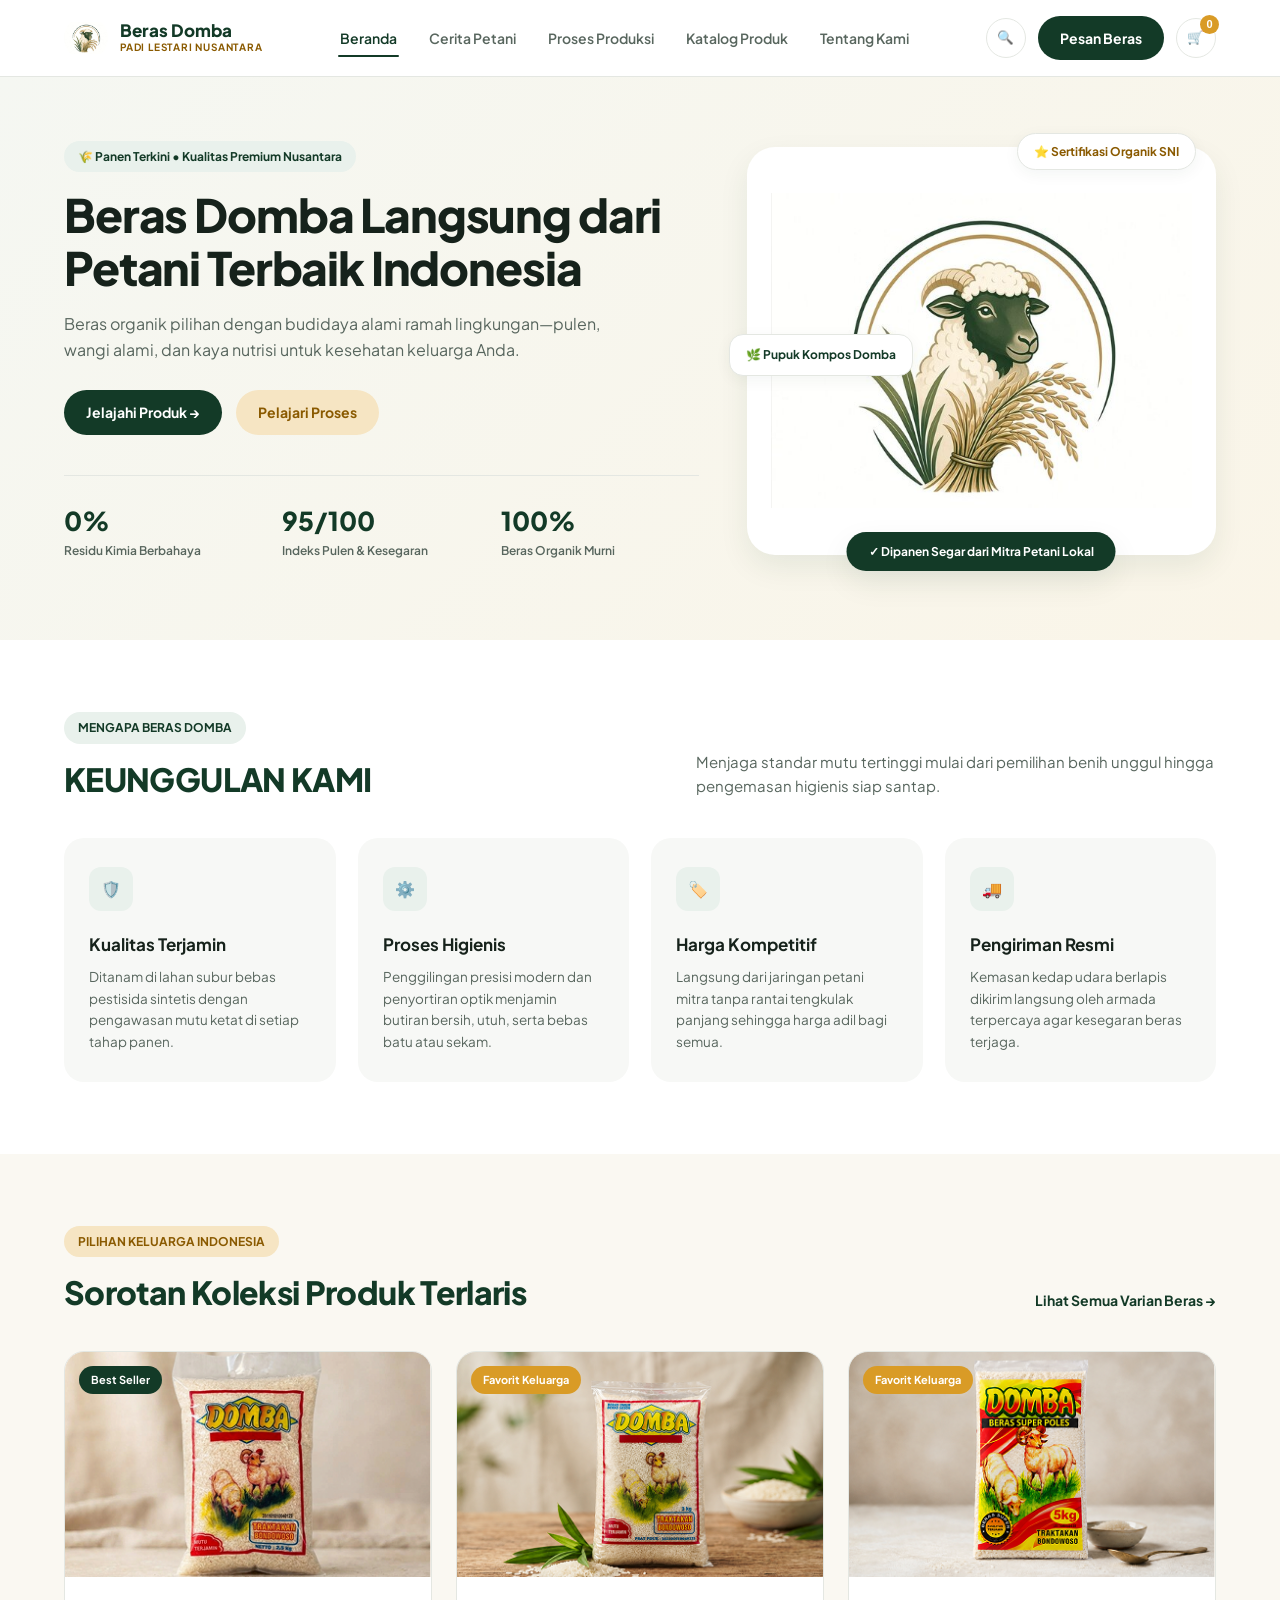
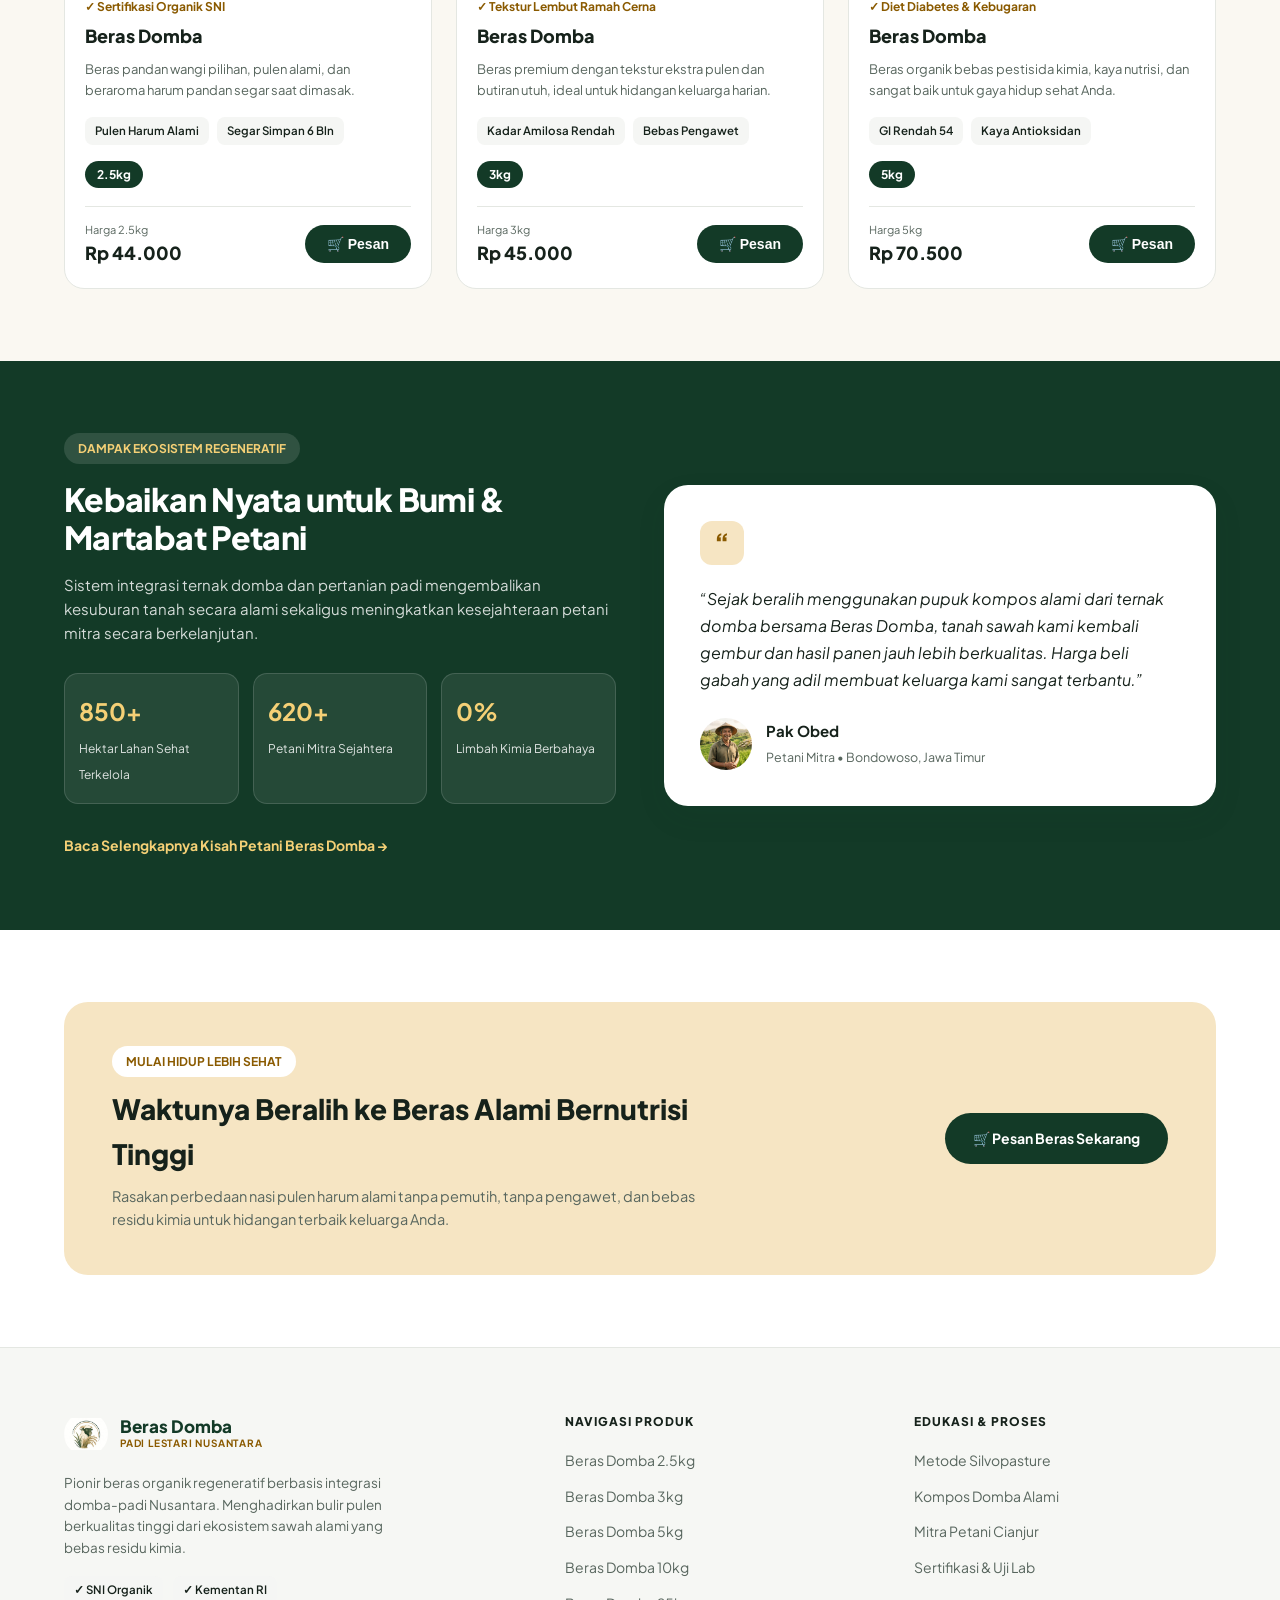
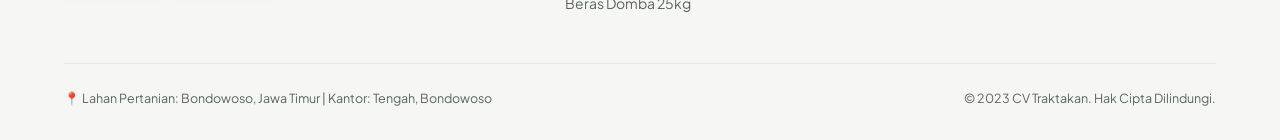
<file: beras-domba/index.html>
<!DOCTYPE html>
<html lang="id">
<head>
  <meta charset="UTF-8" />
  <meta name="viewport" content="width=device-width, initial-scale=1.0" />
  <title>Beranda - Beras Domba | Padi Lestari Nusantara</title>
  <link rel="stylesheet" href="assets/css/style.css" />
</head>
<body>
  <!-- HEADER / NAVBAR -->
  <header class="navbar">
    <div class="container navbar-inner">
      <a href="index.html" class="brand">
        <img src="assets/images/Foto/logo.png" alt="Logo Beras Domba" />
        <div class="brand-text">
          <span class="brand-name">Beras Domba</span>
          <span class="brand-sub">Padi Lestari Nusantara</span>
        </div>
      </a>

      <nav class="nav-links">
        <a href="index.html" class="active">Beranda</a>
<a href="cerita-petani.html" class="">Cerita Petani</a>
<a href="proses-produksi.html" class="">Proses Produksi</a>
<a href="katalog-produk.html" class="">Katalog Produk</a>
<a href="tentang-kami.html" class="">Tentang Kami</a>
      </nav>

      <div class="nav-actions">
        <button class="icon-btn" onclick="openSearchModal()" title="Cari Produk" aria-label="Cari">
          🔍
        </button>
        <a href="katalog-produk.html" class="btn btn-primary">Pesan Beras</a>
        <button class="icon-btn" onclick="openCartModal()" title="Keranjang Pesanan" aria-label="Keranjang">
          🛒
          <span class="cart-badge">0</span>
        </button>
      </div>
    </div>
  </header>

  <main>
    
  <!-- HERO -->
  <section class="hero-home">
    <div class="container hero-grid">
      <div>
        <span class="pill-badge">🌾 Panen Terkini • Kualitas Premium Nusantara</span>
        <h1 class="hero-title">Beras Domba Langsung dari Petani Terbaik Indonesia</h1>
        <p class="hero-subtitle">
          Beras organik pilihan dengan budidaya alami ramah lingkungan—pulen, wangi alami, dan kaya nutrisi untuk kesehatan keluarga Anda.
        </p>
        <div class="hero-cta">
          <a href="katalog-produk.html" class="btn btn-primary">Jelajahi Produk →</a>
          <a href="proses-produksi.html" class="btn btn-amber">Pelajari Proses</a>
        </div>
        <div class="hero-metrics">
          <div>
            <div class="metric-val">0%</div>
            <div class="metric-lbl">Residu Kimia Berbahaya</div>
          </div>
          <div>
            <div class="metric-val">95/100</div>
            <div class="metric-lbl">Indeks Pulen &amp; Kesegaran</div>
          </div>
          <div>
            <div class="metric-val">100%</div>
            <div class="metric-lbl">Beras Organik Murni</div>
          </div>
        </div>
      </div>

      <div class="hero-card">
        <div class="hero-float-top">⭐ Sertifikasi Organik SNI</div>
        <div class="hero-float-left">🌿 Pupuk Kompos Domba</div>
        <img src="assets/images/Foto/hero-banner.png" alt="Beras Domba Padi Lestari Nusantara" />
        <div class="hero-float-bottom">✓ Dipanen Segar dari Mitra Petani Lokal</div>
      </div>
    </div>
  </section>

  <!-- KEUNGGULAN KAMI -->
  <section class="section">
    <div class="container">
      <div class="section-header">
        <div>
          <span class="pill-badge">MENGAPA BERAS DOMBA</span>
          <h2 class="section-title">KEUNGGULAN KAMI</h2>
        </div>
        <p class="section-desc">
          Menjaga standar mutu tertinggi mulai dari pemilihan benih unggul hingga pengemasan higienis siap santap.
        </p>
      </div>

      <div class="grid-4">
        <div class="feature-card">
          <div class="feature-icon">🛡️</div>
          <h3>Kualitas Terjamin</h3>
          <p>Ditanam di lahan subur bebas pestisida sintetis dengan pengawasan mutu ketat di setiap tahap panen.</p>
        </div>
        <div class="feature-card">
          <div class="feature-icon">⚙️</div>
          <h3>Proses Higienis</h3>
          <p>Penggilingan presisi modern dan penyortiran optik menjamin butiran bersih, utuh, serta bebas batu atau sekam.</p>
        </div>
        <div class="feature-card">
          <div class="feature-icon">🏷️</div>
          <h3>Harga Kompetitif</h3>
          <p>Langsung dari jaringan petani mitra tanpa rantai tengkulak panjang sehingga harga adil bagi semua.</p>
        </div>
        <div class="feature-card">
          <div class="feature-icon">🚚</div>
          <h3>Pengiriman Resmi</h3>
          <p>Kemasan kedap udara berlapis dikirim langsung oleh armada terpercaya agar kesegaran beras terjaga.</p>
        </div>
      </div>
    </div>
  </section>

  <!-- SOROTAN KOLEKSI PRODUK TERLARIS -->
  <section class="section section-cream">
    <div class="container">
      <div class="section-header">
        <div>
          <span class="pill-badge amber">PILIHAN KELUARGA INDONESIA</span>
          <h2 class="section-title">Sorotan Koleksi Produk Terlaris</h2>
        </div>
        <a href="katalog-produk.html" style="font-weight:700; color:#133A27; font-size:14px;">Lihat Semua Varian Beras →</a>
      </div>

      <div class="grid-3">
        <!-- Card 1: 2.5kg -->
        <div class="product-card">
          <div class="product-thumb">
            <span class="product-tag">Best Seller</span>
            <img src="assets/images/Foto/products/prod_1794227283.png" alt="Beras Domba 2.5kg" />
          </div>
          <div class="product-body">
            <div class="product-meta">✓ Sertifikasi Organik SNI</div>
            <h3 class="product-title">Beras Domba</h3>
            <p class="product-desc">Beras pandan wangi pilihan, pulen alami, dan beraroma harum pandan segar saat dimasak.</p>
            <div class="product-specs">
              <span class="spec-pill">Pulen Harum Alami</span>
              <span class="spec-pill">Segar Simpan 6 Bln</span>
            </div>
            <span class="pack-size">2.5kg</span>
            <div class="product-footer">
              <div>
                <span class="price-label">Harga 2.5kg</span>
                <span class="price-value">Rp 44.000</span>
              </div>
              <button class="btn btn-primary" onclick="addToCart('bd-2.5')">🛒 Pesan</button>
            </div>
          </div>
        </div>

        <!-- Card 2: 3kg -->
        <div class="product-card">
          <div class="product-thumb">
            <span class="product-tag amber">Favorit Keluarga</span>
            <img src="assets/images/Foto/products/prod_1794227388.png" alt="Beras Domba 3kg" />
          </div>
          <div class="product-body">
            <div class="product-meta">✓ Tekstur Lembut Ramah Cerna</div>
            <h3 class="product-title">Beras Domba</h3>
            <p class="product-desc">Beras premium dengan tekstur ekstra pulen dan butiran utuh, ideal untuk hidangan keluarga harian.</p>
            <div class="product-specs">
              <span class="spec-pill">Kadar Amilosa Rendah</span>
              <span class="spec-pill">Bebas Pengawet</span>
            </div>
            <span class="pack-size">3kg</span>
            <div class="product-footer">
              <div>
                <span class="price-label">Harga 3kg</span>
                <span class="price-value">Rp 45.000</span>
              </div>
              <button class="btn btn-primary" onclick="addToCart('bd-3')">🛒 Pesan</button>
            </div>
          </div>
        </div>

        <!-- Card 3: 5kg -->
        <div class="product-card">
          <div class="product-thumb">
            <span class="product-tag amber">Favorit Keluarga</span>
            <img src="assets/images/Foto/products/prod_1794227432.png" alt="Beras Domba 5kg" />
          </div>
          <div class="product-body">
            <div class="product-meta">✓ Diet Diabetes &amp; Kebugaran</div>
            <h3 class="product-title">Beras Domba</h3>
            <p class="product-desc">Beras organik bebas pestisida kimia, kaya nutrisi, dan sangat baik untuk gaya hidup sehat Anda.</p>
            <div class="product-specs">
              <span class="spec-pill">GI Rendah 54</span>
              <span class="spec-pill">Kaya Antioksidan</span>
            </div>
            <span class="pack-size">5kg</span>
            <div class="product-footer">
              <div>
                <span class="price-label">Harga 5kg</span>
                <span class="price-value">Rp 70.500</span>
              </div>
              <button class="btn btn-primary" onclick="addToCart('bd-5')">🛒 Pesan</button>
            </div>
          </div>
        </div>
      </div>
    </div>
  </section>

  <!-- DAMPAK & TESTIMONI PETANI -->
  <section class="section section-dark">
    <div class="container impact-grid">
      <div>
        <span class="pill-badge" style="background:rgba(255,255,255,0.12); color:#F5D076;">DAMPAK EKOSISTEM REGENERATIF</span>
        <h2 class="section-title" style="margin-bottom:16px;">Kebaikan Nyata untuk Bumi &amp; Martabat Petani</h2>
        <p style="color:rgba(255,255,255,0.82); font-size:15px;">
          Sistem integrasi ternak domba dan pertanian padi mengembalikan kesuburan tanah secara alami sekaligus meningkatkan kesejahteraan petani mitra secara berkelanjutan.
        </p>

        <div class="impact-stats">
          <div class="impact-stat-box">
            <strong>850+</strong>
            <span>Hektar Lahan Sehat Terkelola</span>
          </div>
          <div class="impact-stat-box">
            <strong>620+</strong>
            <span>Petani Mitra Sejahtera</span>
          </div>
          <div class="impact-stat-box">
            <strong>0%</strong>
            <span>Limbah Kimia Berbahaya</span>
          </div>
        </div>

        <a href="cerita-petani.html" style="color:#F5D076; font-weight:700; font-size:14px;">Baca Selengkapnya Kisah Petani Beras Domba →</a>
      </div>

      <div class="quote-card">
        <div class="quote-mark">“</div>
        <p class="quote-text">
          “Sejak beralih menggunakan pupuk kompos alami dari ternak domba bersama Beras Domba, tanah sawah kami kembali gembur dan hasil panen jauh lebih berkualitas. Harga beli gabah yang adil membuat keluarga kami sangat terbantu.”
        </p>
        <div class="quote-author">
          <img src="assets/images/Foto/farmers/pak-obed.png" alt="Pak Obed" />
          <div>
            <strong style="display:block; font-size:15px;">Pak Obed</strong>
            <span style="font-size:12.5px; color:#58665E;">Petani Mitra • Bondowoso, Jawa Timur</span>
          </div>
        </div>
      </div>
    </div>
  </section>

  <!-- CTA BANNER -->
  <section class="section">
    <div class="container">
      <div class="cta-banner">
        <div style="max-width:600px;">
          <span class="pill-badge" style="background:#fff; color:#8A5A00; margin-bottom:10px;">MULAI HIDUP LEBIH SEHAT</span>
          <h2 style="font-size:28px; font-weight:800; color:#16221B; margin-bottom:8px;">Waktunya Beralih ke Beras Alami Bernutrisi Tinggi</h2>
          <p style="font-size:14.5px; color:#58665E;">
            Rasakan perbedaan nasi pulen harum alami tanpa pemutih, tanpa pengawet, dan bebas residu kimia untuk hidangan terbaik keluarga Anda.
          </p>
        </div>
        <a href="katalog-produk.html" class="btn btn-primary" style="padding:14px 28px;">🛒 Pesan Beras Sekarang</a>
      </div>
    </div>
  </section>

  </main>

  <!-- FOOTER -->
  <footer class="footer">
    <div class="container">
      <div class="footer-grid">
        <div>
          <a href="index.html" class="brand" style="margin-bottom:16px;">
            <img src="assets/images/Foto/logo.png" alt="Logo Beras Domba" />
            <div class="brand-text">
              <span class="brand-name">Beras Domba</span>
              <span class="brand-sub">Padi Lestari Nusantara</span>
            </div>
          </a>
          <p style="font-size:13.5px; color:#58665E; max-width:340px; margin-bottom:18px;">
            Pionir beras organik regeneratif berbasis integrasi domba-padi Nusantara. Menghadirkan bulir pulen berkualitas tinggi dari ekosistem sawah alami yang bebas residu kimia.
          </p>
          <div style="display:flex; gap:10px; flex-wrap:wrap;">
            <span class="spec-pill">✓ SNI Organik</span>
            <span class="spec-pill">✓ Kementan RI</span>
          </div>
        </div>

        <div>
          <h4>Navigasi Produk</h4>
          <ul>
            <li><a href="katalog-produk.html">Beras Domba 2.5kg</a></li>
            <li><a href="katalog-produk.html">Beras Domba 3kg</a></li>
            <li><a href="katalog-produk.html">Beras Domba 5kg</a></li>
            <li><a href="katalog-produk.html">Beras Domba 10kg</a></li>
            <li><a href="katalog-produk.html">Beras Domba 25kg</a></li>
          </ul>
        </div>

        <div>
          <h4>Edukasi &amp; Proses</h4>
          <ul>
            <li><a href="proses-produksi.html">Metode Silvopasture</a></li>
            <li><a href="proses-produksi.html">Kompos Domba Alami</a></li>
            <li><a href="cerita-petani.html">Mitra Petani Cianjur</a></li>
            <li><a href="tentang-kami.html">Sertifikasi &amp; Uji Lab</a></li>
          </ul>
        </div>
      </div>

      <div class="footer-bottom">
        <span>📍 Lahan Pertanian: Bondowoso, Jawa Timur | Kantor: Tengah, Bondowoso</span>
        <span>© 2023 CV Traktakan. Hak Cipta Dilindungi.</span>
      </div>
    </div>
  </footer>

  <!-- MODAL KERANJANG -->
  <div id="cartModal" class="modal-backdrop" onclick="if(event.target===this) closeCartModal()">
    <div class="modal-box">
      <div style="display:flex; justify-content:space-between; align-items:center; margin-bottom:16px;">
        <h3 style="font-size:20px; font-weight:800; color:#133A27;">Keranjang Pesanan</h3>
        <button class="qty-btn" onclick="closeCartModal()">✕</button>
      </div>
      <div id="cartItemsContainer"></div>
      <div style="display:flex; justify-content:space-between; align-items:center; margin:20px 0; font-size:17px;">
        <span>Total Pembayaran</span>
        <strong id="cartTotalAmount" style="color:#133A27;">Rp 0</strong>
      </div>
      <button class="btn btn-primary" style="width:100%;" onclick="checkoutWhatsApp()">Konfirmasi Pesanan Sekarang</button>
    </div>
  </div>

  <!-- MODAL PENCARIAN -->
  <div id="searchModal" class="modal-backdrop" onclick="if(event.target===this) closeSearchModal()">
    <div class="modal-box">
      <div style="display:flex; justify-content:space-between; align-items:center; margin-bottom:14px;">
        <h3 style="font-size:18px; font-weight:800; color:#133A27;">Cari Varian Beras Domba</h3>
        <button class="qty-btn" onclick="closeSearchModal()">✕</button>
      </div>
      <input id="searchInput" type="text" placeholder="Ketik ukuran (misal: 5kg, 25kg, organik)..." oninput="filterSearchResults(this.value)" style="width:100%; padding:12px 16px; border:1px solid #E4E7E2; border-radius:12px; margin-bottom:14px; font-family:inherit;" />
      <div id="searchResults"></div>
    </div>
  </div>

  <script src="assets/js/app.js"></script>
  
</body>
</html>
</file>
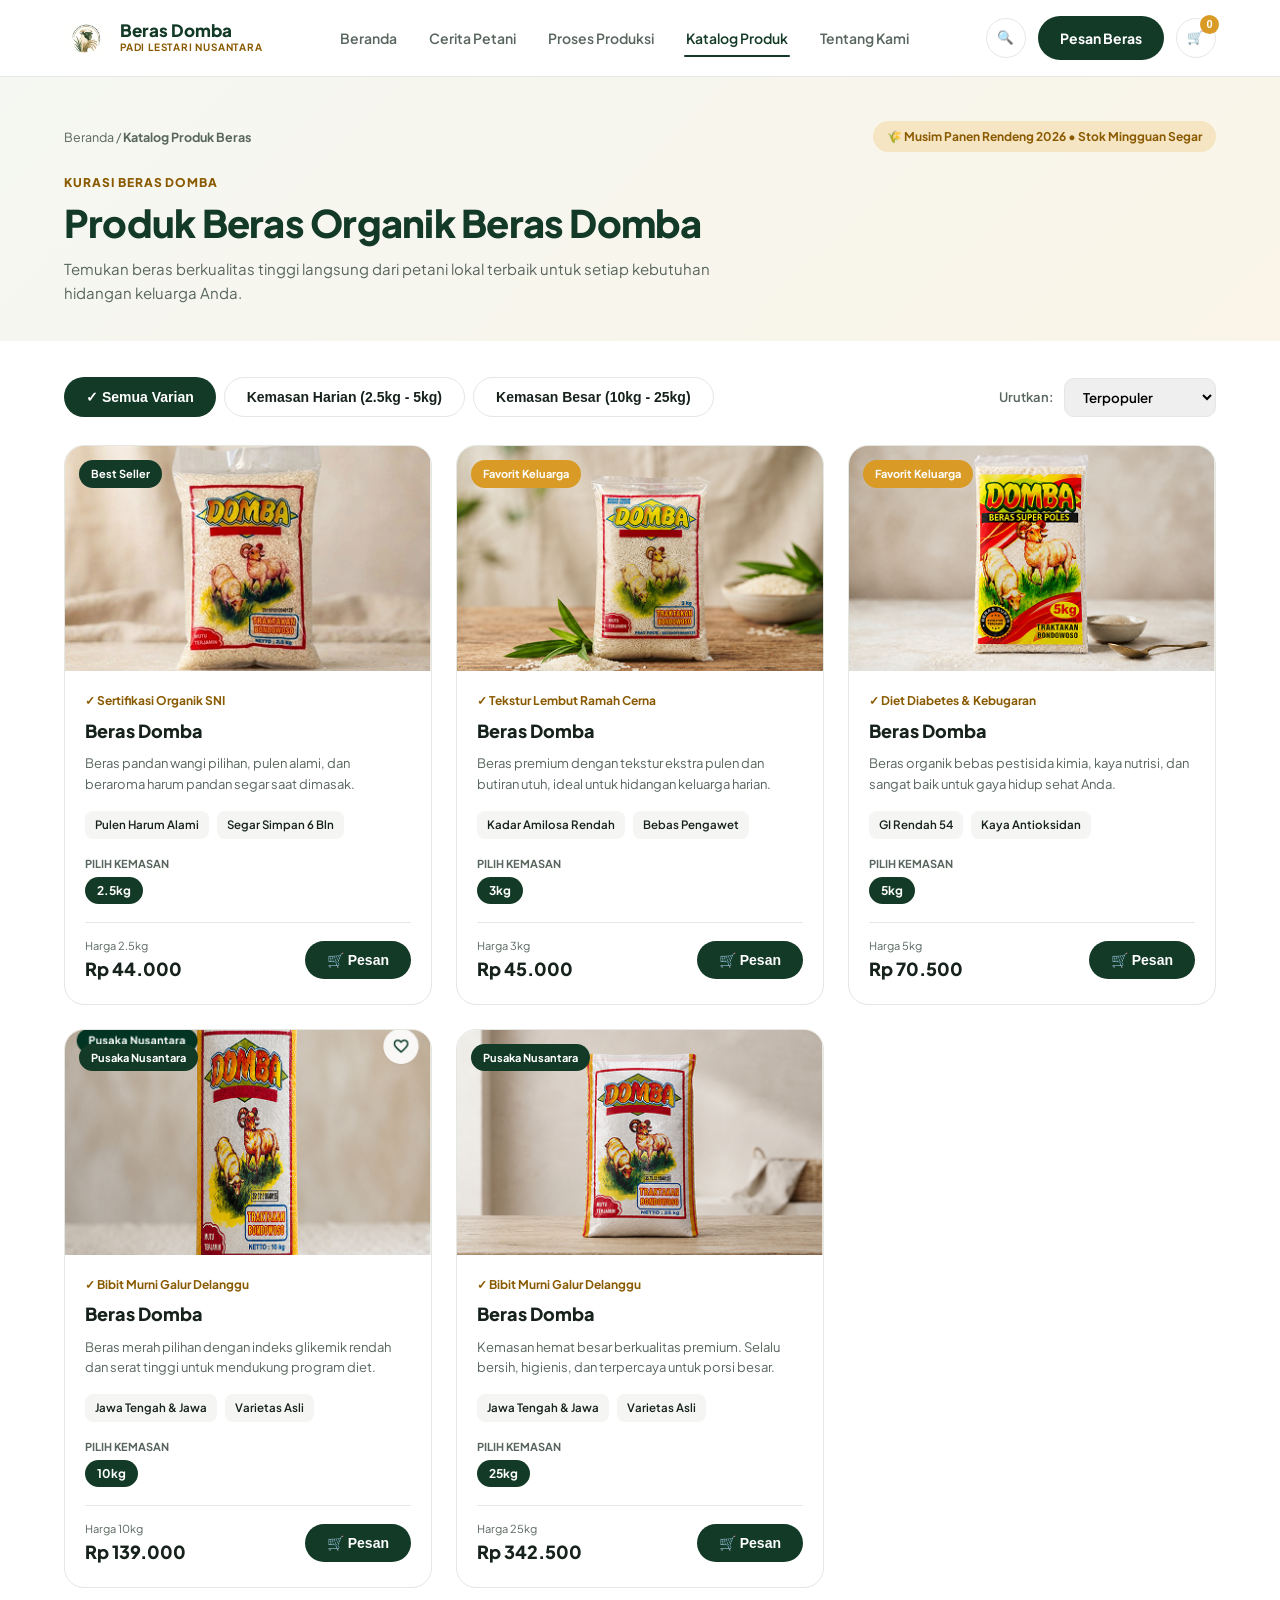
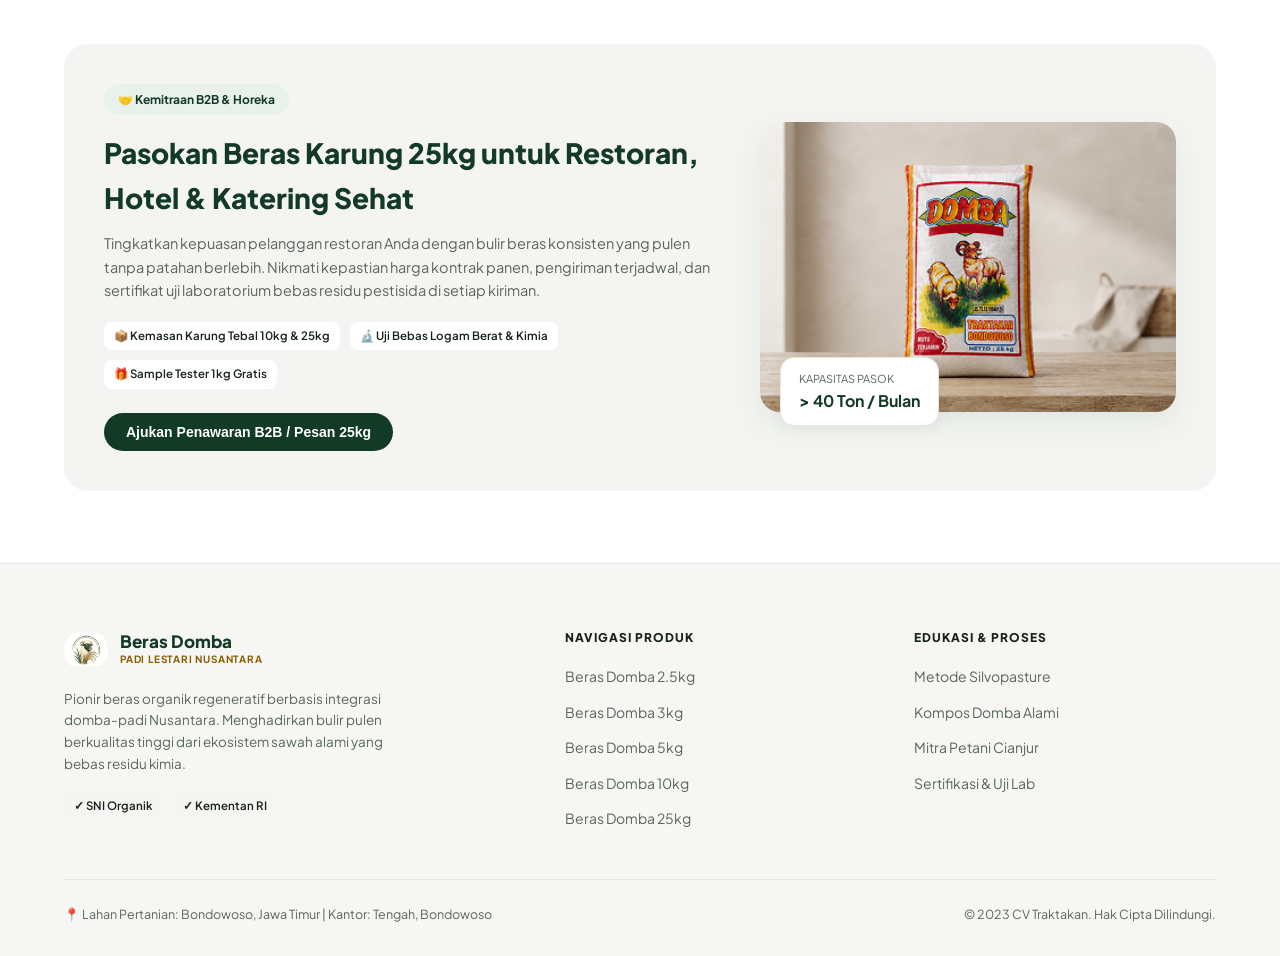
<file: beras-domba/katalog-produk.html>
<!DOCTYPE html>
<html lang="id">
<head>
  <meta charset="UTF-8" />
  <meta name="viewport" content="width=device-width, initial-scale=1.0" />
  <title>Katalog Produk - Beras Domba | Padi Lestari Nusantara</title>
  <link rel="stylesheet" href="assets/css/style.css" />
</head>
<body>
  <!-- HEADER / NAVBAR -->
  <header class="navbar">
    <div class="container navbar-inner">
      <a href="index.html" class="brand">
        <img src="assets/images/Foto/logo.png" alt="Logo Beras Domba" />
        <div class="brand-text">
          <span class="brand-name">Beras Domba</span>
          <span class="brand-sub">Padi Lestari Nusantara</span>
        </div>
      </a>

      <nav class="nav-links">
        <a href="index.html" class="">Beranda</a>
<a href="cerita-petani.html" class="">Cerita Petani</a>
<a href="proses-produksi.html" class="">Proses Produksi</a>
<a href="katalog-produk.html" class="active">Katalog Produk</a>
<a href="tentang-kami.html" class="">Tentang Kami</a>
      </nav>

      <div class="nav-actions">
        <button class="icon-btn" onclick="openSearchModal()" title="Cari Produk" aria-label="Cari">
          🔍
        </button>
        <a href="katalog-produk.html" class="btn btn-primary">Pesan Beras</a>
        <button class="icon-btn" onclick="openCartModal()" title="Keranjang Pesanan" aria-label="Keranjang">
          🛒
          <span class="cart-badge">0</span>
        </button>
      </div>
    </div>
  </header>

  <main>
    
  <section class="hero-home" style="padding:44px 0 36px;">
    <div class="container">
      <div style="display:flex; justify-content:space-between; align-items:center; flex-wrap:wrap; gap:12px; margin-bottom:16px;">
        <div style="font-size:12.5px; color:#58665E;">
          <a href="index.html">Beranda</a> / <strong>Katalog Produk Beras</strong>
        </div>
        <span class="pill-badge amber" style="margin-bottom:0;">🌾 Musim Panen Rendeng 2026 • Stok Mingguan Segar</span>
      </div>

      <span style="font-size:12px; font-weight:800; letter-spacing:0.08em; color:#8A5A00; text-transform:uppercase;">KURASI BERAS DOMBA</span>
      <h1 class="section-title" style="font-size:38px; margin:6px 0 12px;">Produk Beras Organik Beras Domba</h1>
      <p style="color:#58665E; max-width:650px; font-size:15px;">
        Temukan beras berkualitas tinggi langsung dari petani lokal terbaik untuk setiap kebutuhan hidangan keluarga Anda.
      </p>
    </div>
  </section>

  <section class="section" style="padding-top:36px;">
    <div class="container">
      <!-- Filter & Sort Bar -->
      <div style="display:flex; justify-content:space-between; align-items:center; flex-wrap:wrap; gap:14px; margin-bottom:28px;">
        <div style="display:flex; gap:8px; flex-wrap:wrap;" id="filterButtons">
          <button class="btn btn-primary filter-btn" data-filter="all" onclick="filterCatalog('all', this)">✓ Semua Varian</button>
          <button class="btn btn-outline filter-btn" data-filter="small" onclick="filterCatalog('small', this)">Kemasan Harian (2.5kg - 5kg)</button>
          <button class="btn btn-outline filter-btn" data-filter="large" onclick="filterCatalog('large', this)">Kemasan Besar (10kg - 25kg)</button>
        </div>

        <div style="display:flex; align-items:center; gap:10px;">
          <label for="sortSelect" style="font-size:13px; color:#58665E; font-weight:600;">Urutkan:</label>
          <select id="sortSelect" onchange="sortCatalog(this.value)" style="padding:9px 14px; border-radius:10px; border:1px solid var(--border); font-family:inherit; font-weight:600;">
            <option value="default">Terpopuler</option>
            <option value="price-asc">Harga Terendah</option>
            <option value="price-desc">Harga Tertinggi</option>
          </select>
        </div>
      </div>

      <!-- Product Grid -->
      <div class="grid-3" id="catalogGrid"></div>

      <!-- B2B Horeka Banner -->
      <div style="background:#F4F5F2; border-radius:24px; padding:40px; margin-top:56px; display:grid; grid-template-columns:1.2fr 0.8fr; gap:32px; align-items:center;">
        <div>
          <span class="pill-badge">🤝 Kemitraan B2B &amp; Horeka</span>
          <h2 style="font-size:28px; font-weight:800; color:#133A27; margin-bottom:12px;">
            Pasokan Beras Karung 25kg untuk Restoran, Hotel &amp; Katering Sehat
          </h2>
          <p style="color:#58665E; font-size:14.5px; margin-bottom:20px;">
            Tingkatkan kepuasan pelanggan restoran Anda dengan bulir beras konsisten yang pulen tanpa patahan berlebih. Nikmati kepastian harga kontrak panen, pengiriman terjadwal, dan sertifikat uji laboratorium bebas residu pestisida di setiap kiriman.
          </p>
          <div style="display:flex; flex-wrap:wrap; gap:10px; margin-bottom:24px;">
            <span class="spec-pill" style="background:#fff;">📦 Kemasan Karung Tebal 10kg &amp; 25kg</span>
            <span class="spec-pill" style="background:#fff;">🔬 Uji Bebas Logam Berat &amp; Kimia</span>
            <span class="spec-pill" style="background:#fff;">🎁 Sample Tester 1kg Gratis</span>
          </div>
          <button class="btn btn-primary" onclick="addToCart('bd-25')">Ajukan Penawaran B2B / Pesan 25kg</button>
        </div>

        <div style="position:relative;">
          <img src="assets/images/Foto/products/prod_1794227534.png" alt="Pasokan Beras Karung 25kg" style="border-radius:20px; box-shadow:var(--shadow-md); width:100%; height:290px; object-fit:cover;" />
          <div style="position:absolute; bottom:-14px; left:20px; background:#fff; padding:12px 18px; border-radius:14px; box-shadow:var(--shadow-sm); border:1px solid var(--border);">
            <span style="font-size:11px; color:#58665E; display:block;">KAPASITAS PASOK</span>
            <strong style="font-size:16px; color:#133A27;">&gt; 40 Ton / Bulan</strong>
          </div>
        </div>
      </div>
    </div>
  </section>

  </main>

  <!-- FOOTER -->
  <footer class="footer">
    <div class="container">
      <div class="footer-grid">
        <div>
          <a href="index.html" class="brand" style="margin-bottom:16px;">
            <img src="assets/images/Foto/logo.png" alt="Logo Beras Domba" />
            <div class="brand-text">
              <span class="brand-name">Beras Domba</span>
              <span class="brand-sub">Padi Lestari Nusantara</span>
            </div>
          </a>
          <p style="font-size:13.5px; color:#58665E; max-width:340px; margin-bottom:18px;">
            Pionir beras organik regeneratif berbasis integrasi domba-padi Nusantara. Menghadirkan bulir pulen berkualitas tinggi dari ekosistem sawah alami yang bebas residu kimia.
          </p>
          <div style="display:flex; gap:10px; flex-wrap:wrap;">
            <span class="spec-pill">✓ SNI Organik</span>
            <span class="spec-pill">✓ Kementan RI</span>
          </div>
        </div>

        <div>
          <h4>Navigasi Produk</h4>
          <ul>
            <li><a href="katalog-produk.html">Beras Domba 2.5kg</a></li>
            <li><a href="katalog-produk.html">Beras Domba 3kg</a></li>
            <li><a href="katalog-produk.html">Beras Domba 5kg</a></li>
            <li><a href="katalog-produk.html">Beras Domba 10kg</a></li>
            <li><a href="katalog-produk.html">Beras Domba 25kg</a></li>
          </ul>
        </div>

        <div>
          <h4>Edukasi &amp; Proses</h4>
          <ul>
            <li><a href="proses-produksi.html">Metode Silvopasture</a></li>
            <li><a href="proses-produksi.html">Kompos Domba Alami</a></li>
            <li><a href="cerita-petani.html">Mitra Petani Cianjur</a></li>
            <li><a href="tentang-kami.html">Sertifikasi &amp; Uji Lab</a></li>
          </ul>
        </div>
      </div>

      <div class="footer-bottom">
        <span>📍 Lahan Pertanian: Bondowoso, Jawa Timur | Kantor: Tengah, Bondowoso</span>
        <span>© 2023 CV Traktakan. Hak Cipta Dilindungi.</span>
      </div>
    </div>
  </footer>

  <!-- MODAL KERANJANG -->
  <div id="cartModal" class="modal-backdrop" onclick="if(event.target===this) closeCartModal()">
    <div class="modal-box">
      <div style="display:flex; justify-content:space-between; align-items:center; margin-bottom:16px;">
        <h3 style="font-size:20px; font-weight:800; color:#133A27;">Keranjang Pesanan</h3>
        <button class="qty-btn" onclick="closeCartModal()">✕</button>
      </div>
      <div id="cartItemsContainer"></div>
      <div style="display:flex; justify-content:space-between; align-items:center; margin:20px 0; font-size:17px;">
        <span>Total Pembayaran</span>
        <strong id="cartTotalAmount" style="color:#133A27;">Rp 0</strong>
      </div>
      <button class="btn btn-primary" style="width:100%;" onclick="checkoutWhatsApp()">Konfirmasi Pesanan Sekarang</button>
    </div>
  </div>

  <!-- MODAL PENCARIAN -->
  <div id="searchModal" class="modal-backdrop" onclick="if(event.target===this) closeSearchModal()">
    <div class="modal-box">
      <div style="display:flex; justify-content:space-between; align-items:center; margin-bottom:14px;">
        <h3 style="font-size:18px; font-weight:800; color:#133A27;">Cari Varian Beras Domba</h3>
        <button class="qty-btn" onclick="closeSearchModal()">✕</button>
      </div>
      <input id="searchInput" type="text" placeholder="Ketik ukuran (misal: 5kg, 25kg, organik)..." oninput="filterSearchResults(this.value)" style="width:100%; padding:12px 16px; border:1px solid #E4E7E2; border-radius:12px; margin-bottom:14px; font-family:inherit;" />
      <div id="searchResults"></div>
    </div>
  </div>

  <script src="assets/js/app.js"></script>
  
  <script>
    let currentFilter = 'all';
    let currentSort = 'default';

    function renderCatalog() {
      const grid = document.getElementById('catalogGrid');
      let list = [...PRODUCTS];

      if (currentFilter === 'small') {
        list = list.filter(p => ['2.5kg', '3kg', '5kg'].includes(p.size));
      } else if (currentFilter === 'large') {
        list = list.filter(p => ['10kg', '25kg'].includes(p.size));
      }

      if (currentSort === 'price-asc') {
        list.sort((a, b) => a.price - b.price);
      } else if (currentSort === 'price-desc') {
        list.sort((a, b) => b.price - a.price);
      }

      grid.innerHTML = list.map(p => `
        <div class="product-card">
          <div class="product-thumb">
            <span class="product-tag ${p.badgeClass}">${p.badge}</span>
            <img src="${p.img}" alt="${p.name} ${p.size}" />
          </div>
          <div class="product-body">
            <div class="product-meta">✓ ${p.meta}</div>
            <h3 class="product-title">${p.name}</h3>
            <p class="product-desc">${p.desc}</p>
            <div class="product-specs">
              ${p.specs.map(s => `<span class="spec-pill">${s}</span>`).join('')}
            </div>
            <span style="font-size:11px; color:#58665E; font-weight:700; margin-bottom:4px;">PILIH KEMASAN</span>
            <span class="pack-size">${p.size}</span>
            <div class="product-footer">
              <div>
                <span class="price-label">Harga ${p.size}</span>
                <span class="price-value">${formatRupiah(p.price)}</span>
              </div>
              <button class="btn btn-primary" onclick="addToCart('${p.id}')">🛒 Pesan</button>
            </div>
          </div>
        </div>
      `).join('');
    }

    function filterCatalog(filter, btnEl) {
      currentFilter = filter;
      document.querySelectorAll('.filter-btn').forEach(b => {
        b.classList.remove('btn-primary');
        b.classList.add('btn-outline');
      });
      btnEl.classList.remove('btn-outline');
      btnEl.classList.add('btn-primary');
      renderCatalog();
    }

    function sortCatalog(val) {
      currentSort = val;
      renderCatalog();
    }

    document.addEventListener('DOMContentLoaded', renderCatalog);
  </script>

</body>
</html>
</file>
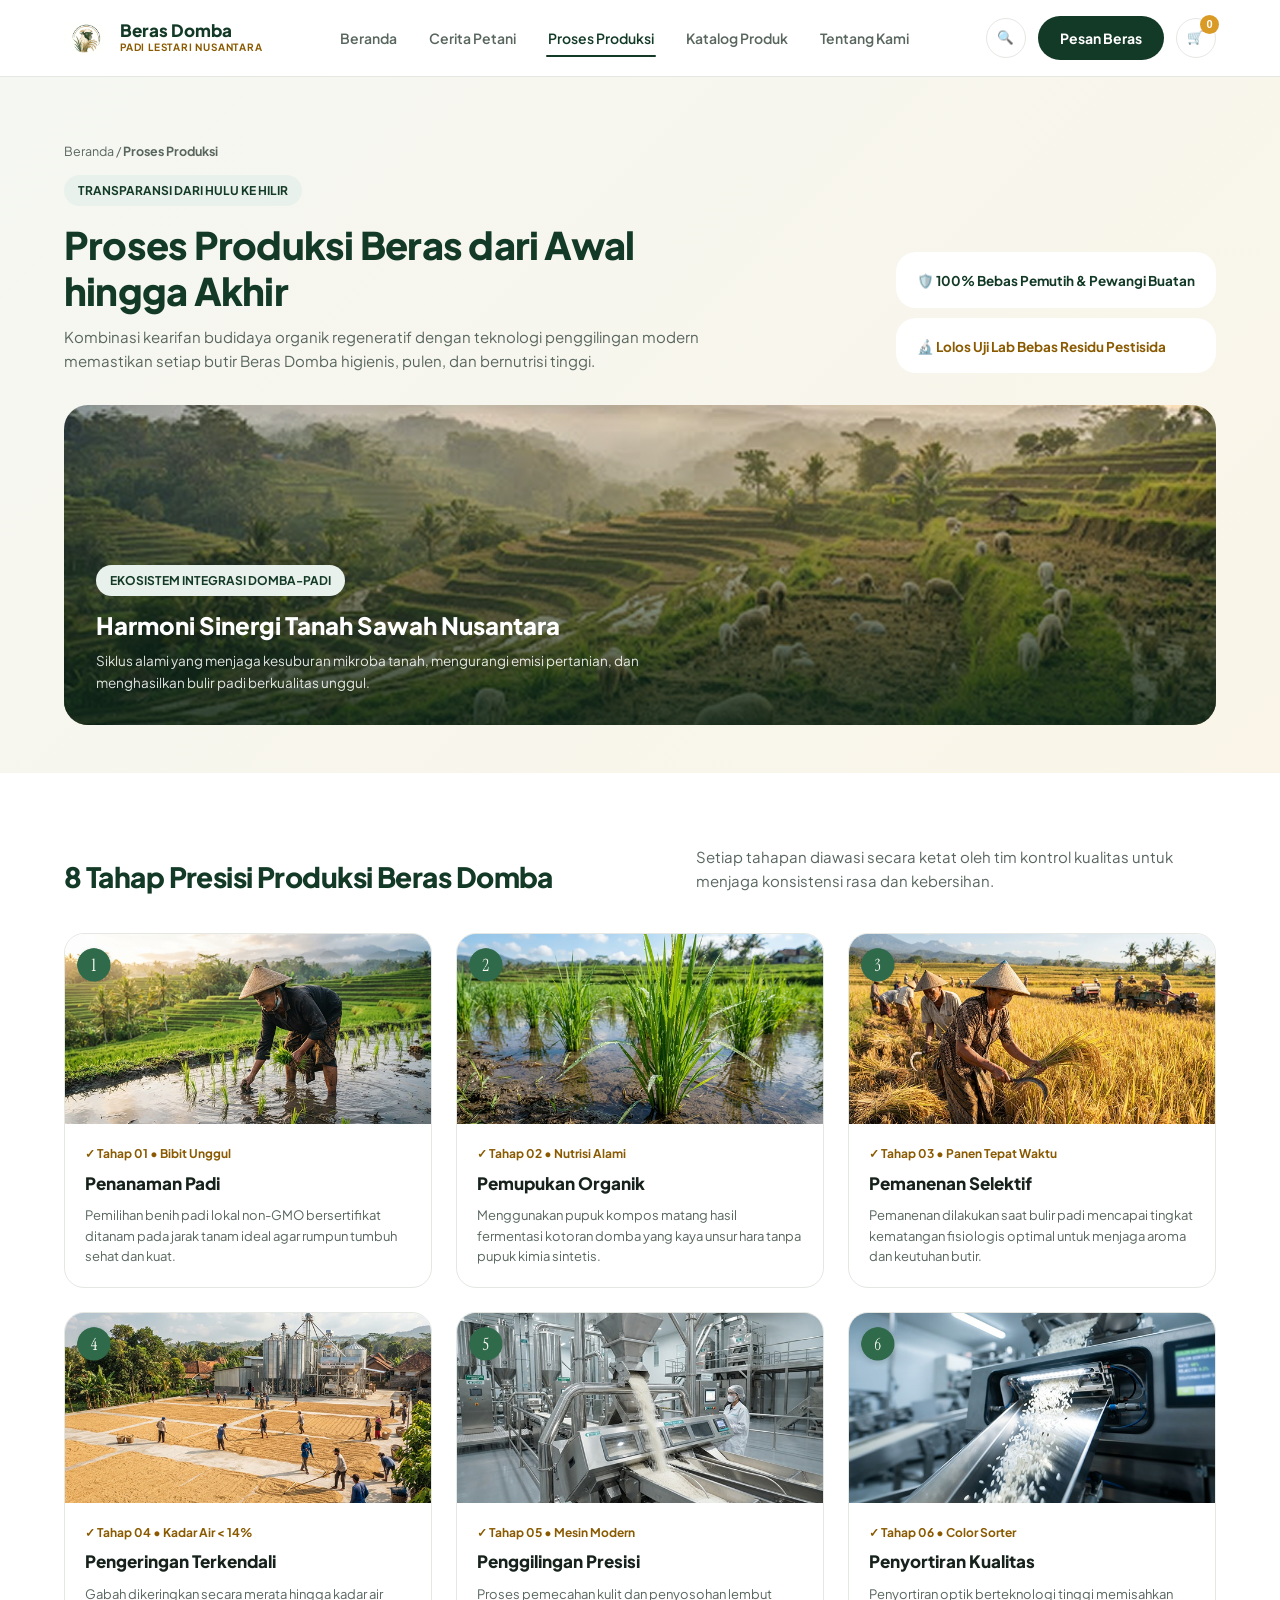
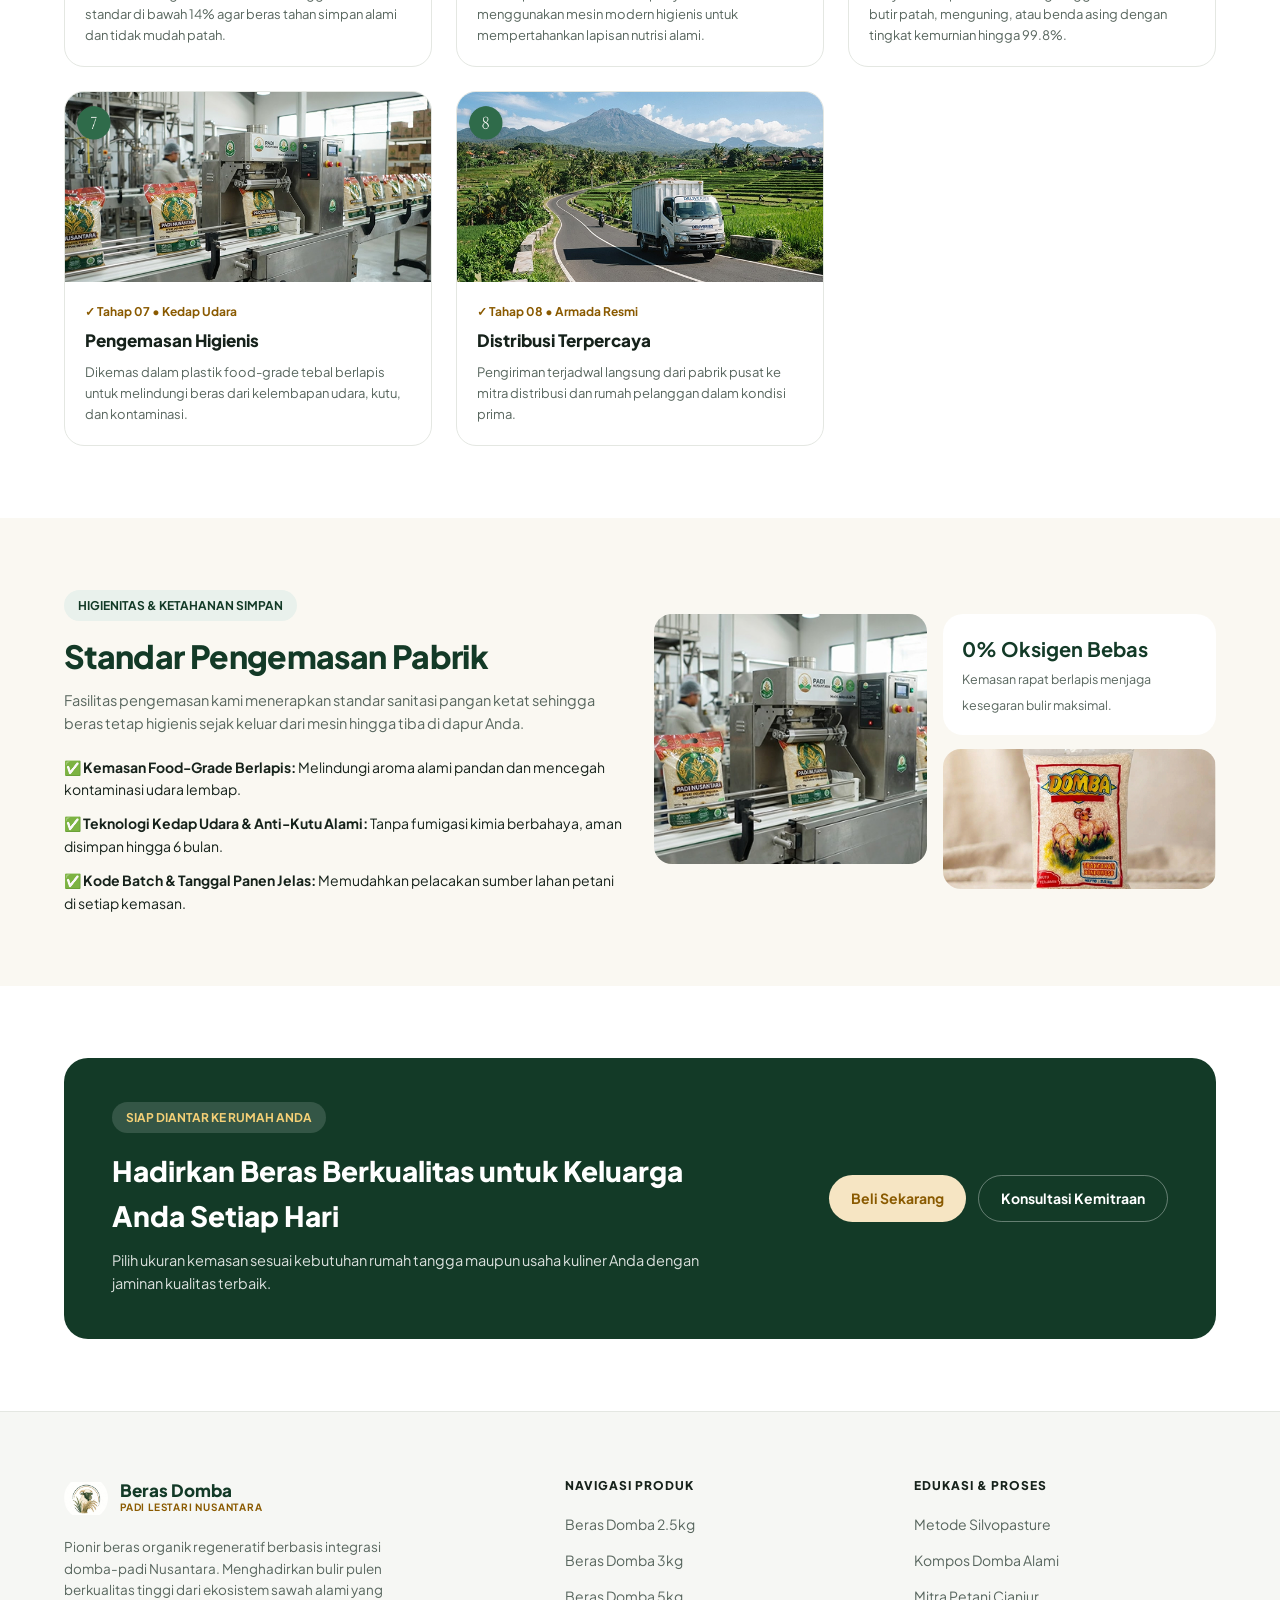
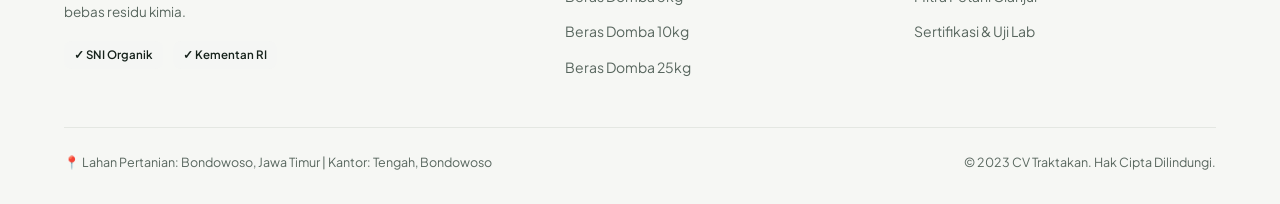
<file: beras-domba/proses-produksi.html>
<!DOCTYPE html>
<html lang="id">
<head>
  <meta charset="UTF-8" />
  <meta name="viewport" content="width=device-width, initial-scale=1.0" />
  <title>Proses Produksi - Beras Domba | Padi Lestari Nusantara</title>
  <link rel="stylesheet" href="assets/css/style.css" />
</head>
<body>
  <!-- HEADER / NAVBAR -->
  <header class="navbar">
    <div class="container navbar-inner">
      <a href="index.html" class="brand">
        <img src="assets/images/Foto/logo.png" alt="Logo Beras Domba" />
        <div class="brand-text">
          <span class="brand-name">Beras Domba</span>
          <span class="brand-sub">Padi Lestari Nusantara</span>
        </div>
      </a>

      <nav class="nav-links">
        <a href="index.html" class="">Beranda</a>
<a href="cerita-petani.html" class="">Cerita Petani</a>
<a href="proses-produksi.html" class="active">Proses Produksi</a>
<a href="katalog-produk.html" class="">Katalog Produk</a>
<a href="tentang-kami.html" class="">Tentang Kami</a>
      </nav>

      <div class="nav-actions">
        <button class="icon-btn" onclick="openSearchModal()" title="Cari Produk" aria-label="Cari">
          🔍
        </button>
        <a href="katalog-produk.html" class="btn btn-primary">Pesan Beras</a>
        <button class="icon-btn" onclick="openCartModal()" title="Keranjang Pesanan" aria-label="Keranjang">
          🛒
          <span class="cart-badge">0</span>
        </button>
      </div>
    </div>
  </header>

  <main>
    
  <section class="hero-home" style="padding-bottom:48px;">
    <div class="container">
      <div style="font-size:12.5px; color:#58665E; margin-bottom:14px;">
        <a href="index.html">Beranda</a> / <strong>Proses Produksi</strong>
      </div>
      <div class="section-header" style="margin-bottom:32px;">
        <div style="max-width:650px;">
          <span class="pill-badge">TRANSPARANSI DARI HULU KE HILIR</span>
          <h1 class="section-title" style="font-size:38px; margin-bottom:12px;">Proses Produksi Beras dari Awal hingga Akhir</h1>
          <p style="color:#58665E; font-size:15px;">
            Kombinasi kearifan budidaya organik regeneratif dengan teknologi penggilingan modern memastikan setiap butir Beras Domba higienis, pulen, dan bernutrisi tinggi.
          </p>
        </div>
        <div style="display:flex; flex-direction:column; gap:10px;">
          <div class="feature-card" style="padding:14px 20px; background:#fff;">
            <strong style="color:#133A27; font-size:13.5px;">🛡️ 100% Bebas Pemutih &amp; Pewangi Buatan</strong>
          </div>
          <div class="feature-card" style="padding:14px 20px; background:#fff;">
            <strong style="color:#8A5A00; font-size:13.5px;">🔬 Lolos Uji Lab Bebas Residu Pestisida</strong>
          </div>
        </div>
      </div>

      <div style="position:relative; border-radius:24px; overflow:hidden; height:320px;">
        <img src="assets/images/Foto/proses-banner.png" alt="Harmoni Sinergi Tanah Sawah Nusantara" style="width:100%; height:100%; object-fit:cover;" />
        <div style="position:absolute; inset:0; background:linear-gradient(to top, rgba(13,38,25,0.85), transparent); display:flex; flex-direction:column; justify-content:flex-end; padding:32px; color:#fff;">
          <span class="pill-badge" style="width:fit-content; margin-bottom:10px;">EKOSISTEM INTEGRASI DOMBA-PADI</span>
          <h2 style="font-size:24px; font-weight:800; margin-bottom:6px;">Harmoni Sinergi Tanah Sawah Nusantara</h2>
          <p style="max-width:620px; font-size:13.5px; color:rgba(255,255,255,0.88);">
            Siklus alami yang menjaga kesuburan mikroba tanah, mengurangi emisi pertanian, dan menghasilkan bulir padi berkualitas unggul.
          </p>
        </div>
      </div>
    </div>
  </section>

  <!-- 8 TAHAP PRESISI PRODUKSI -->
  <section class="section">
    <div class="container">
      <div class="section-header">
        <div>
          <h2 class="section-title" style="font-size:28px;">8 Tahap Presisi Produksi Beras Domba</h2>
        </div>
        <p class="section-desc">Setiap tahapan diawasi secara ketat oleh tim kontrol kualitas untuk menjaga konsistensi rasa dan kebersihan.</p>
      </div>

      <div class="grid-3">
        
    <div class="product-card">
      <div class="product-thumb" style="height:190px;">
        <img src="assets/images/Foto/production/tahap-1.png" alt="Penanaman Padi" />
      </div>
      <div class="product-body">
        <div class="product-meta">✓ Tahap 01 • Bibit Unggul</div>
        <h3 class="product-title" style="font-size:17px;">Penanaman Padi</h3>
        <p class="product-desc" style="margin-bottom:0;">Pemilihan benih padi lokal non-GMO bersertifikat ditanam pada jarak tanam ideal agar rumpun tumbuh sehat dan kuat.</p>
      </div>
    </div>
    

    <div class="product-card">
      <div class="product-thumb" style="height:190px;">
        <img src="assets/images/Foto/production/tahap-2.png" alt="Pemupukan Organik" />
      </div>
      <div class="product-body">
        <div class="product-meta">✓ Tahap 02 • Nutrisi Alami</div>
        <h3 class="product-title" style="font-size:17px;">Pemupukan Organik</h3>
        <p class="product-desc" style="margin-bottom:0;">Menggunakan pupuk kompos matang hasil fermentasi kotoran domba yang kaya unsur hara tanpa pupuk kimia sintetis.</p>
      </div>
    </div>
    

    <div class="product-card">
      <div class="product-thumb" style="height:190px;">
        <img src="assets/images/Foto/production/tahap-3.png" alt="Pemanenan Selektif" />
      </div>
      <div class="product-body">
        <div class="product-meta">✓ Tahap 03 • Panen Tepat Waktu</div>
        <h3 class="product-title" style="font-size:17px;">Pemanenan Selektif</h3>
        <p class="product-desc" style="margin-bottom:0;">Pemanenan dilakukan saat bulir padi mencapai tingkat kematangan fisiologis optimal untuk menjaga aroma dan keutuhan butir.</p>
      </div>
    </div>
    

    <div class="product-card">
      <div class="product-thumb" style="height:190px;">
        <img src="assets/images/Foto/production/tahap-4.png" alt="Pengeringan Terkendali" />
      </div>
      <div class="product-body">
        <div class="product-meta">✓ Tahap 04 • Kadar Air < 14%</div>
        <h3 class="product-title" style="font-size:17px;">Pengeringan Terkendali</h3>
        <p class="product-desc" style="margin-bottom:0;">Gabah dikeringkan secara merata hingga kadar air standar di bawah 14% agar beras tahan simpan alami dan tidak mudah patah.</p>
      </div>
    </div>
    

    <div class="product-card">
      <div class="product-thumb" style="height:190px;">
        <img src="assets/images/Foto/production/tahap-5.png" alt="Penggilingan Presisi" />
      </div>
      <div class="product-body">
        <div class="product-meta">✓ Tahap 05 • Mesin Modern</div>
        <h3 class="product-title" style="font-size:17px;">Penggilingan Presisi</h3>
        <p class="product-desc" style="margin-bottom:0;">Proses pemecahan kulit dan penyosohan lembut menggunakan mesin modern higienis untuk mempertahankan lapisan nutrisi alami.</p>
      </div>
    </div>
    

    <div class="product-card">
      <div class="product-thumb" style="height:190px;">
        <img src="assets/images/Foto/production/tahap-6.png" alt="Penyortiran Kualitas" />
      </div>
      <div class="product-body">
        <div class="product-meta">✓ Tahap 06 • Color Sorter</div>
        <h3 class="product-title" style="font-size:17px;">Penyortiran Kualitas</h3>
        <p class="product-desc" style="margin-bottom:0;">Penyortiran optik berteknologi tinggi memisahkan butir patah, menguning, atau benda asing dengan tingkat kemurnian hingga 99.8%.</p>
      </div>
    </div>
    

    <div class="product-card">
      <div class="product-thumb" style="height:190px;">
        <img src="assets/images/Foto/production/tahap-7.png" alt="Pengemasan Higienis" />
      </div>
      <div class="product-body">
        <div class="product-meta">✓ Tahap 07 • Kedap Udara</div>
        <h3 class="product-title" style="font-size:17px;">Pengemasan Higienis</h3>
        <p class="product-desc" style="margin-bottom:0;">Dikemas dalam plastik food-grade tebal berlapis untuk melindungi beras dari kelembapan udara, kutu, dan kontaminasi.</p>
      </div>
    </div>
    

    <div class="product-card">
      <div class="product-thumb" style="height:190px;">
        <img src="assets/images/Foto/production/tahap-8.png" alt="Distribusi Terpercaya" />
      </div>
      <div class="product-body">
        <div class="product-meta">✓ Tahap 08 • Armada Resmi</div>
        <h3 class="product-title" style="font-size:17px;">Distribusi Terpercaya</h3>
        <p class="product-desc" style="margin-bottom:0;">Pengiriman terjadwal langsung dari pabrik pusat ke mitra distribusi dan rumah pelanggan dalam kondisi prima.</p>
      </div>
    </div>
    
      </div>
    </div>
  </section>

  <!-- STANDAR PENGEMASAN PABRIK -->
  <section class="section section-cream">
    <div class="container grid-2" style="align-items:center;">
      <div>
        <span class="pill-badge">HIGIENITAS &amp; KETAHANAN SIMPAN</span>
        <h2 class="section-title" style="margin-bottom:14px;">Standar Pengemasan Pabrik</h2>
        <p style="color:#58665E; margin-bottom:20px; font-size:14.5px;">
          Fasilitas pengemasan kami menerapkan standar sanitasi pangan ketat sehingga beras tetap higienis sejak keluar dari mesin hingga tiba di dapur Anda.
        </p>
        <ul style="list-style:none; display:flex; flex-direction:column; gap:12px; font-size:14px; color:#16221B;">
          <li>✅ <strong>Kemasan Food-Grade Berlapis:</strong> Melindungi aroma alami pandan dan mencegah kontaminasi udara lembap.</li>
          <li>✅ <strong>Teknologi Kedap Udara &amp; Anti-Kutu Alami:</strong> Tanpa fumigasi kimia berbahaya, aman disimpan hingga 6 bulan.</li>
          <li>✅ <strong>Kode Batch &amp; Tanggal Panen Jelas:</strong> Memudahkan pelacakan sumber lahan petani di setiap kemasan.</li>
        </ul>
      </div>

      <div class="grid-2" style="gap:16px;">
        <img src="assets/images/Foto/production/tahap-7.png" alt="Mesin Pengemasan Pabrik" style="border-radius:18px; height:250px; width:100%; object-fit:cover;" />
        <div style="display:flex; flex-direction:column; gap:14px;">
          <div class="feature-card" style="background:#fff; padding:18px;">
            <strong style="font-size:20px; color:#133A27; display:block;">0% Oksigen Bebas</strong>
            <span style="font-size:12.5px; color:#58665E;">Kemasan rapat berlapis menjaga kesegaran bulir maksimal.</span>
          </div>
          <img src="assets/images/Foto/products/prod_1794227283.png" alt="Kemasan Higienis Beras Domba" style="border-radius:18px; height:140px; width:100%; object-fit:cover;" />
        </div>
      </div>
    </div>
  </section>

  <!-- CTA DARK -->
  <section class="section">
    <div class="container">
      <div style="background:#133A27; color:#fff; border-radius:24px; padding:44px 48px; display:flex; justify-content:space-between; align-items:center; flex-wrap:wrap; gap:24px;">
        <div style="max-width:600px;">
          <span class="pill-badge" style="background:rgba(255,255,255,0.14); color:#F5D076;">SIAP DIANTAR KE RUMAH ANDA</span>
          <h2 style="font-size:28px; font-weight:800; margin-bottom:10px;">Hadirkan Beras Berkualitas untuk Keluarga Anda Setiap Hari</h2>
          <p style="color:rgba(255,255,255,0.85); font-size:14.5px;">
            Pilih ukuran kemasan sesuai kebutuhan rumah tangga maupun usaha kuliner Anda dengan jaminan kualitas terbaik.
          </p>
        </div>
        <div style="display:flex; gap:12px; flex-wrap:wrap;">
          <a href="katalog-produk.html" class="btn btn-amber">Beli Sekarang</a>
          <a href="tentang-kami.html" class="btn btn-outline" style="color:#fff; border-color:rgba(255,255,255,0.35);">Konsultasi Kemitraan</a>
        </div>
      </div>
    </div>
  </section>

  </main>

  <!-- FOOTER -->
  <footer class="footer">
    <div class="container">
      <div class="footer-grid">
        <div>
          <a href="index.html" class="brand" style="margin-bottom:16px;">
            <img src="assets/images/Foto/logo.png" alt="Logo Beras Domba" />
            <div class="brand-text">
              <span class="brand-name">Beras Domba</span>
              <span class="brand-sub">Padi Lestari Nusantara</span>
            </div>
          </a>
          <p style="font-size:13.5px; color:#58665E; max-width:340px; margin-bottom:18px;">
            Pionir beras organik regeneratif berbasis integrasi domba-padi Nusantara. Menghadirkan bulir pulen berkualitas tinggi dari ekosistem sawah alami yang bebas residu kimia.
          </p>
          <div style="display:flex; gap:10px; flex-wrap:wrap;">
            <span class="spec-pill">✓ SNI Organik</span>
            <span class="spec-pill">✓ Kementan RI</span>
          </div>
        </div>

        <div>
          <h4>Navigasi Produk</h4>
          <ul>
            <li><a href="katalog-produk.html">Beras Domba 2.5kg</a></li>
            <li><a href="katalog-produk.html">Beras Domba 3kg</a></li>
            <li><a href="katalog-produk.html">Beras Domba 5kg</a></li>
            <li><a href="katalog-produk.html">Beras Domba 10kg</a></li>
            <li><a href="katalog-produk.html">Beras Domba 25kg</a></li>
          </ul>
        </div>

        <div>
          <h4>Edukasi &amp; Proses</h4>
          <ul>
            <li><a href="proses-produksi.html">Metode Silvopasture</a></li>
            <li><a href="proses-produksi.html">Kompos Domba Alami</a></li>
            <li><a href="cerita-petani.html">Mitra Petani Cianjur</a></li>
            <li><a href="tentang-kami.html">Sertifikasi &amp; Uji Lab</a></li>
          </ul>
        </div>
      </div>

      <div class="footer-bottom">
        <span>📍 Lahan Pertanian: Bondowoso, Jawa Timur | Kantor: Tengah, Bondowoso</span>
        <span>© 2023 CV Traktakan. Hak Cipta Dilindungi.</span>
      </div>
    </div>
  </footer>

  <!-- MODAL KERANJANG -->
  <div id="cartModal" class="modal-backdrop" onclick="if(event.target===this) closeCartModal()">
    <div class="modal-box">
      <div style="display:flex; justify-content:space-between; align-items:center; margin-bottom:16px;">
        <h3 style="font-size:20px; font-weight:800; color:#133A27;">Keranjang Pesanan</h3>
        <button class="qty-btn" onclick="closeCartModal()">✕</button>
      </div>
      <div id="cartItemsContainer"></div>
      <div style="display:flex; justify-content:space-between; align-items:center; margin:20px 0; font-size:17px;">
        <span>Total Pembayaran</span>
        <strong id="cartTotalAmount" style="color:#133A27;">Rp 0</strong>
      </div>
      <button class="btn btn-primary" style="width:100%;" onclick="checkoutWhatsApp()">Konfirmasi Pesanan Sekarang</button>
    </div>
  </div>

  <!-- MODAL PENCARIAN -->
  <div id="searchModal" class="modal-backdrop" onclick="if(event.target===this) closeSearchModal()">
    <div class="modal-box">
      <div style="display:flex; justify-content:space-between; align-items:center; margin-bottom:14px;">
        <h3 style="font-size:18px; font-weight:800; color:#133A27;">Cari Varian Beras Domba</h3>
        <button class="qty-btn" onclick="closeSearchModal()">✕</button>
      </div>
      <input id="searchInput" type="text" placeholder="Ketik ukuran (misal: 5kg, 25kg, organik)..." oninput="filterSearchResults(this.value)" style="width:100%; padding:12px 16px; border:1px solid #E4E7E2; border-radius:12px; margin-bottom:14px; font-family:inherit;" />
      <div id="searchResults"></div>
    </div>
  </div>

  <script src="assets/js/app.js"></script>
  
</body>
</html>
</file>
<file: beras-domba/assets/css/style.css>
@import url('https://fonts.googleapis.com/css2?family=Plus+Jakarta+Sans:wght@400;500;600;700;800&display=swap');

:root {
  --primary: #133A27;
  --primary-hover: #0E2B1D;
  --primary-soft: #E9F1EC;
  --cream: #FAF8F2;
  --amber-bg: #F6E5C3;
  --amber-text: #8A5A00;
  --amber-accent: #D99B26;
  --text-dark: #16221B;
  --text-muted: #58665E;
  --border: #E4E7E2;
  --white: #FFFFFF;
  --radius-lg: 20px;
  --radius-md: 14px;
  --shadow-sm: 0 4px 16px rgba(19, 58, 39, 0.05);
  --shadow-md: 0 12px 30px rgba(19, 58, 39, 0.08);
}

* {
  box-sizing: border-box;
  margin: 0;
  padding: 0;
}

body {
  font-family: 'Plus Jakarta Sans', -apple-system, BlinkMacSystemFont, sans-serif;
  background-color: var(--white);
  color: var(--text-dark);
  line-height: 1.6;
  -webkit-font-smoothing: antialiased;
}

a {
  text-decoration: none;
  color: inherit;
}

img {
  max-width: 100%;
  display: block;
}

.container {
  max-width: 1200px;
  margin: 0 auto;
  padding: 0 24px;
}

/* Navbar */
.navbar {
  position: sticky;
  top: 0;
  z-index: 100;
  background: rgba(255, 255, 255, 0.96);
  backdrop-filter: blur(10px);
  border-bottom: 1px solid var(--border);
}

.navbar-inner {
  display: flex;
  align-items: center;
  justify-content: space-between;
  height: 76px;
}

.brand {
  display: flex;
  align-items: center;
  gap: 12px;
}

.brand img {
  width: 44px;
  height: 44px;
  object-fit: contain;
  border-radius: 50%;
}

.brand-text {
  display: flex;
  flex-direction: column;
}

.brand-name {
  font-weight: 800;
  font-size: 17px;
  color: var(--primary);
  line-height: 1.1;
}

.brand-sub {
  font-size: 10px;
  font-weight: 700;
  letter-spacing: 0.08em;
  color: var(--amber-text);
  text-transform: uppercase;
}

.nav-links {
  display: flex;
  align-items: center;
  gap: 28px;
}

.nav-links a {
  font-size: 14px;
  font-weight: 600;
  color: var(--text-muted);
  padding: 8px 2px;
  position: relative;
  transition: color 0.2s;
}

.nav-links a:hover,
.nav-links a.active {
  color: var(--primary);
}

.nav-links a.active::after {
  content: "";
  position: absolute;
  bottom: 0;
  left: 0;
  right: 0;
  height: 2.5px;
  background: var(--primary);
  border-radius: 99px;
}

.nav-actions {
  display: flex;
  align-items: center;
  gap: 12px;
}

.icon-btn {
  width: 40px;
  height: 40px;
  border-radius: 50%;
  border: 1px solid var(--border);
  background: var(--white);
  display: inline-flex;
  align-items: center;
  justify-content: center;
  cursor: pointer;
  color: var(--text-dark);
  position: relative;
  transition: all 0.2s;
}

.icon-btn:hover {
  background: var(--primary-soft);
  border-color: var(--primary);
}

.cart-badge {
  position: absolute;
  top: -4px;
  right: -4px;
  background: var(--amber-accent);
  color: #fff;
  font-size: 11px;
  font-weight: 700;
  width: 19px;
  height: 19px;
  border-radius: 50%;
  display: flex;
  align-items: center;
  justify-content: center;
}

.btn {
  display: inline-flex;
  align-items: center;
  justify-content: center;
  gap: 8px;
  font-weight: 700;
  font-size: 14px;
  padding: 11px 22px;
  border-radius: 999px;
  border: none;
  cursor: pointer;
  transition: all 0.2s;
}

.btn-primary {
  background: var(--primary);
  color: var(--white);
}

.btn-primary:hover {
  background: var(--primary-hover);
  transform: translateY(-1px);
}

.btn-amber {
  background: var(--amber-bg);
  color: var(--amber-text);
}

.btn-amber:hover {
  background: #edd5a4;
}

.btn-outline {
  background: transparent;
  border: 1.5px solid var(--border);
  color: var(--text-dark);
}

.btn-outline:hover {
  border-color: var(--primary);
  color: var(--primary);
}

.pill-badge {
  display: inline-flex;
  align-items: center;
  gap: 6px;
  font-size: 12px;
  font-weight: 700;
  padding: 6px 14px;
  border-radius: 999px;
  background: var(--primary-soft);
  color: var(--primary);
  margin-bottom: 16px;
}

.pill-badge.amber {
  background: var(--amber-bg);
  color: var(--amber-text);
}

.section {
  padding: 72px 0;
}

.section-cream {
  background: var(--cream);
}

.section-dark {
  background: var(--primary);
  color: var(--white);
}

.section-header {
  display: flex;
  justify-content: space-between;
  align-items: flex-end;
  gap: 24px;
  margin-bottom: 40px;
  flex-wrap: wrap;
}

.section-title {
  font-size: 32px;
  font-weight: 800;
  letter-spacing: -0.02em;
  color: var(--primary);
  line-height: 1.2;
}

.section-dark .section-title {
  color: var(--white);
}

.section-desc {
  color: var(--text-muted);
  max-width: 520px;
  font-size: 15px;
}

/* Hero Home */
.hero-home {
  background: linear-gradient(135deg, #F5F7F2 0%, #FAF5E8 100%);
  padding: 64px 0 80px;
}

.hero-grid {
  display: grid;
  grid-template-columns: 1.15fr 0.85fr;
  gap: 48px;
  align-items: center;
}

.hero-title {
  font-size: 46px;
  font-weight: 800;
  line-height: 1.14;
  color: var(--text-dark);
  margin-bottom: 18px;
  letter-spacing: -0.025em;
}

.hero-subtitle {
  font-size: 16px;
  color: var(--text-muted);
  margin-bottom: 28px;
  max-width: 540px;
}

.hero-cta {
  display: flex;
  gap: 14px;
  flex-wrap: wrap;
  margin-bottom: 40px;
}

.hero-metrics {
  display: grid;
  grid-template-columns: repeat(3, 1fr);
  gap: 20px;
  padding-top: 24px;
  border-top: 1px solid var(--border);
}

.metric-val {
  font-size: 26px;
  font-weight: 800;
  color: var(--primary);
}

.metric-lbl {
  font-size: 12px;
  color: var(--text-muted);
  font-weight: 600;
}

.hero-card {
  position: relative;
  background: var(--white);
  padding: 24px;
  border-radius: 28px;
  box-shadow: var(--shadow-md);
}

.hero-card img {
  width: 100%;
  height: 360px;
  object-fit: contain;
  border-radius: 20px;
  background: #ffffff;
}

.hero-float-top {
  position: absolute;
  top: -14px;
  right: 20px;
  background: var(--white);
  padding: 8px 16px;
  border-radius: 999px;
  font-size: 12px;
  font-weight: 700;
  color: var(--amber-text);
  box-shadow: var(--shadow-sm);
  border: 1px solid var(--border);
}

.hero-float-left {
  position: absolute;
  left: -18px;
  top: 46%;
  background: var(--white);
  padding: 10px 16px;
  border-radius: 14px;
  font-size: 12px;
  font-weight: 700;
  color: var(--primary);
  box-shadow: var(--shadow-sm);
  border: 1px solid var(--border);
}

.hero-float-bottom {
  position: absolute;
  bottom: -16px;
  left: 50%;
  transform: translateX(-50%);
  background: var(--primary);
  color: var(--white);
  padding: 10px 22px;
  border-radius: 999px;
  font-size: 12px;
  font-weight: 700;
  white-space: nowrap;
  box-shadow: var(--shadow-md);
}

/* Grids & Cards */
.grid-4 {
  display: grid;
  grid-template-columns: repeat(4, 1fr);
  gap: 22px;
}

.grid-3 {
  display: grid;
  grid-template-columns: repeat(3, 1fr);
  gap: 24px;
}

.grid-2 {
  display: grid;
  grid-template-columns: repeat(2, 1fr);
  gap: 28px;
}

.feature-card {
  background: #F7F8F6;
  border-radius: var(--radius-lg);
  padding: 28px 24px;
  border: 1px solid transparent;
  transition: all 0.2s;
}

.feature-card:hover {
  background: var(--white);
  border-color: var(--border);
  box-shadow: var(--shadow-sm);
}

.feature-icon {
  width: 44px;
  height: 44px;
  border-radius: 12px;
  background: var(--primary-soft);
  color: var(--primary);
  display: flex;
  align-items: center;
  justify-content: center;
  font-weight: 800;
  margin-bottom: 20px;
}

.feature-card h3 {
  font-size: 17px;
  font-weight: 700;
  margin-bottom: 8px;
  color: var(--text-dark);
}

.feature-card p {
  font-size: 13.5px;
  color: var(--text-muted);
}

/* Product Card */
.product-card {
  background: var(--white);
  border: 1px solid var(--border);
  border-radius: var(--radius-lg);
  overflow: hidden;
  display: flex;
  flex-direction: column;
  transition: transform 0.2s, box-shadow 0.2s;
}

.product-card:hover {
  transform: translateY(-4px);
  box-shadow: var(--shadow-md);
}

.product-thumb {
  position: relative;
  height: 225px;
  background: #F4F2EC;
  overflow: hidden;
}

.product-thumb img {
  width: 100%;
  height: 100%;
  object-fit: cover;
}

.product-tag {
  position: absolute;
  top: 14px;
  left: 14px;
  background: var(--primary);
  color: var(--white);
  font-size: 11px;
  font-weight: 700;
  padding: 5px 12px;
  border-radius: 999px;
  z-index: 2;
}

.product-tag.amber {
  background: var(--amber-accent);
  color: #fff;
}

.product-body {
  padding: 20px;
  flex: 1;
  display: flex;
  flex-direction: column;
}

.product-meta {
  font-size: 12px;
  font-weight: 700;
  color: var(--amber-text);
  margin-bottom: 6px;
}

.product-title {
  font-size: 18px;
  font-weight: 800;
  color: var(--text-dark);
  margin-bottom: 8px;
}

.product-desc {
  font-size: 13px;
  color: var(--text-muted);
  margin-bottom: 16px;
}

.product-specs {
  display: flex;
  flex-wrap: wrap;
  gap: 8px;
  margin-bottom: 16px;
}

.spec-pill {
  background: #F5F6F4;
  font-size: 11.5px;
  font-weight: 600;
  color: var(--text-dark);
  padding: 5px 10px;
  border-radius: 8px;
}

.pack-size {
  display: inline-block;
  background: var(--primary);
  color: var(--white);
  font-size: 12px;
  font-weight: 700;
  padding: 4px 12px;
  border-radius: 999px;
  margin-bottom: 18px;
  width: fit-content;
}

.product-footer {
  margin-top: auto;
  padding-top: 14px;
  border-top: 1px solid var(--border);
  display: flex;
  align-items: center;
  justify-content: space-between;
}

.price-label {
  font-size: 11px;
  color: var(--text-muted);
  display: block;
}

.price-value {
  font-size: 18px;
  font-weight: 800;
  color: var(--text-dark);
}

/* Impact & Testimonial */
.impact-grid {
  display: grid;
  grid-template-columns: 1fr 1fr;
  gap: 48px;
  align-items: center;
}

.impact-stats {
  display: grid;
  grid-template-columns: repeat(3, 1fr);
  gap: 14px;
  margin: 28px 0;
}

.impact-stat-box {
  background: rgba(255, 255, 255, 0.08);
  border: 1px solid rgba(255, 255, 255, 0.14);
  border-radius: var(--radius-md);
  padding: 18px 14px;
}

.impact-stat-box strong {
  display: block;
  font-size: 24px;
  color: #F5D076;
  margin-bottom: 4px;
}

.impact-stat-box span {
  font-size: 12px;
  color: rgba(255, 255, 255, 0.85);
}

.quote-card {
  background: var(--white);
  color: var(--text-dark);
  border-radius: 24px;
  padding: 36px;
  box-shadow: var(--shadow-md);
}

.quote-mark {
  width: 44px;
  height: 44px;
  border-radius: 12px;
  background: var(--amber-bg);
  color: var(--amber-text);
  font-size: 26px;
  font-weight: 800;
  display: flex;
  align-items: center;
  justify-content: center;
  margin-bottom: 20px;
}

.quote-text {
  font-size: 16px;
  line-height: 1.7;
  color: var(--text-dark);
  margin-bottom: 24px;
  font-style: italic;
}

.quote-author {
  display: flex;
  align-items: center;
  gap: 14px;
}

.quote-author img {
  width: 52px;
  height: 52px;
  border-radius: 50%;
  object-fit: cover;
}

/* CTA Banner */
.cta-banner {
  background: var(--amber-bg);
  border-radius: 24px;
  padding: 44px 48px;
  display: flex;
  align-items: center;
  justify-content: space-between;
  gap: 32px;
  flex-wrap: wrap;
}

/* Story Cards */
.story-hero {
  position: relative;
  background: linear-gradient(rgba(13, 38, 25, 0.62), rgba(13, 38, 25, 0.72)), url('../images/Foto/cerita-banner.png') center/cover no-repeat;
  color: var(--white);
  text-align: center;
  padding: 104px 24px;
}

.farmer-card {
  background: #F6F7F4;
  border-radius: 24px;
  padding: 32px;
  display: grid;
  grid-template-columns: 290px 1fr;
  gap: 32px;
  align-items: center;
  margin-bottom: 24px;
}

.farmer-card.reverse {
  grid-template-columns: 1fr 290px;
}

.farmer-photo {
  position: relative;
}

.farmer-photo img {
  width: 100%;
  height: 230px;
  object-fit: cover;
  border-radius: 18px;
}

.farmer-badge {
  position: absolute;
  bottom: -12px;
  left: 16px;
  background: var(--primary);
  color: var(--white);
  font-size: 11.5px;
  font-weight: 700;
  padding: 6px 14px;
  border-radius: 999px;
}

.farmer-quote-box {
  background: var(--white);
  padding: 20px 24px;
  border-radius: 16px;
  border-left: 4px solid var(--amber-accent);
  font-size: 15.5px;
  font-style: italic;
  color: var(--text-dark);
  margin-top: 14px;
}

/* FAQ Accordion */
.faq-list {
  max-width: 820px;
  margin: 0 auto;
  display: flex;
  flex-direction: column;
  gap: 14px;
}

.faq-item {
  background: var(--white);
  border: 1px solid var(--border);
  border-radius: 16px;
  overflow: hidden;
}

.faq-question {
  width: 100%;
  background: none;
  border: none;
  padding: 20px 24px;
  display: flex;
  align-items: center;
  justify-content: space-between;
  gap: 16px;
  text-align: left;
  font-family: inherit;
  font-size: 15px;
  font-weight: 700;
  color: var(--text-dark);
  cursor: pointer;
}

.faq-num {
  display: inline-flex;
  align-items: center;
  justify-content: center;
  width: 28px;
  height: 28px;
  border-radius: 8px;
  background: var(--amber-bg);
  color: var(--amber-text);
  font-size: 12px;
  font-weight: 800;
  margin-right: 12px;
  flex-shrink: 0;
}

.faq-answer {
  display: none;
  padding: 0 24px 20px 64px;
  font-size: 14px;
  color: var(--text-muted);
  line-height: 1.7;
}

.faq-item.open .faq-answer {
  display: block;
}

/* Footer */
.footer {
  background: #F6F7F4;
  border-top: 1px solid var(--border);
  padding: 64px 0 32px;
}

.footer-grid {
  display: grid;
  grid-template-columns: 1.5fr 1fr 1fr;
  gap: 48px;
  margin-bottom: 48px;
}

.footer h4 {
  font-size: 12px;
  font-weight: 800;
  letter-spacing: 0.08em;
  color: var(--text-dark);
  margin-bottom: 16px;
  text-transform: uppercase;
}

.footer ul {
  list-style: none;
  display: flex;
  flex-direction: column;
  gap: 10px;
}

.footer ul a {
  font-size: 14px;
  color: var(--text-muted);
  transition: color 0.2s;
}

.footer ul a:hover {
  color: var(--primary);
}

.footer-bottom {
  padding-top: 24px;
  border-top: 1px solid var(--border);
  display: flex;
  justify-content: space-between;
  flex-wrap: wrap;
  gap: 12px;
  font-size: 12.5px;
  color: var(--text-muted);
}

/* Modal / Cart Drawer */
.modal-backdrop {
  position: fixed;
  inset: 0;
  background: rgba(15, 28, 20, 0.55);
  display: none;
  align-items: center;
  justify-content: center;
  z-index: 200;
  padding: 20px;
}

.modal-backdrop.show {
  display: flex;
}

.modal-box {
  background: var(--white);
  border-radius: 24px;
  max-width: 500px;
  width: 100%;
  padding: 28px;
  box-shadow: var(--shadow-md);
  max-height: 85vh;
  overflow-y: auto;
}

.cart-row {
  display: flex;
  align-items: center;
  justify-content: space-between;
  padding: 12px 0;
  border-bottom: 1px solid var(--border);
}

.qty-controls {
  display: flex;
  align-items: center;
  gap: 8px;
}

.qty-btn {
  width: 28px;
  height: 28px;
  border-radius: 8px;
  border: 1px solid var(--border);
  background: var(--white);
  font-weight: 700;
  cursor: pointer;
}

@media (max-width: 960px) {
  .hero-grid,
  .impact-grid,
  .grid-4,
  .grid-3,
  .grid-2,
  .footer-grid {
    grid-template-columns: 1fr;
  }
  .farmer-card,
  .farmer-card.reverse {
    grid-template-columns: 1fr;
  }
  .nav-links {
    display: none;
  }
}
</file>
